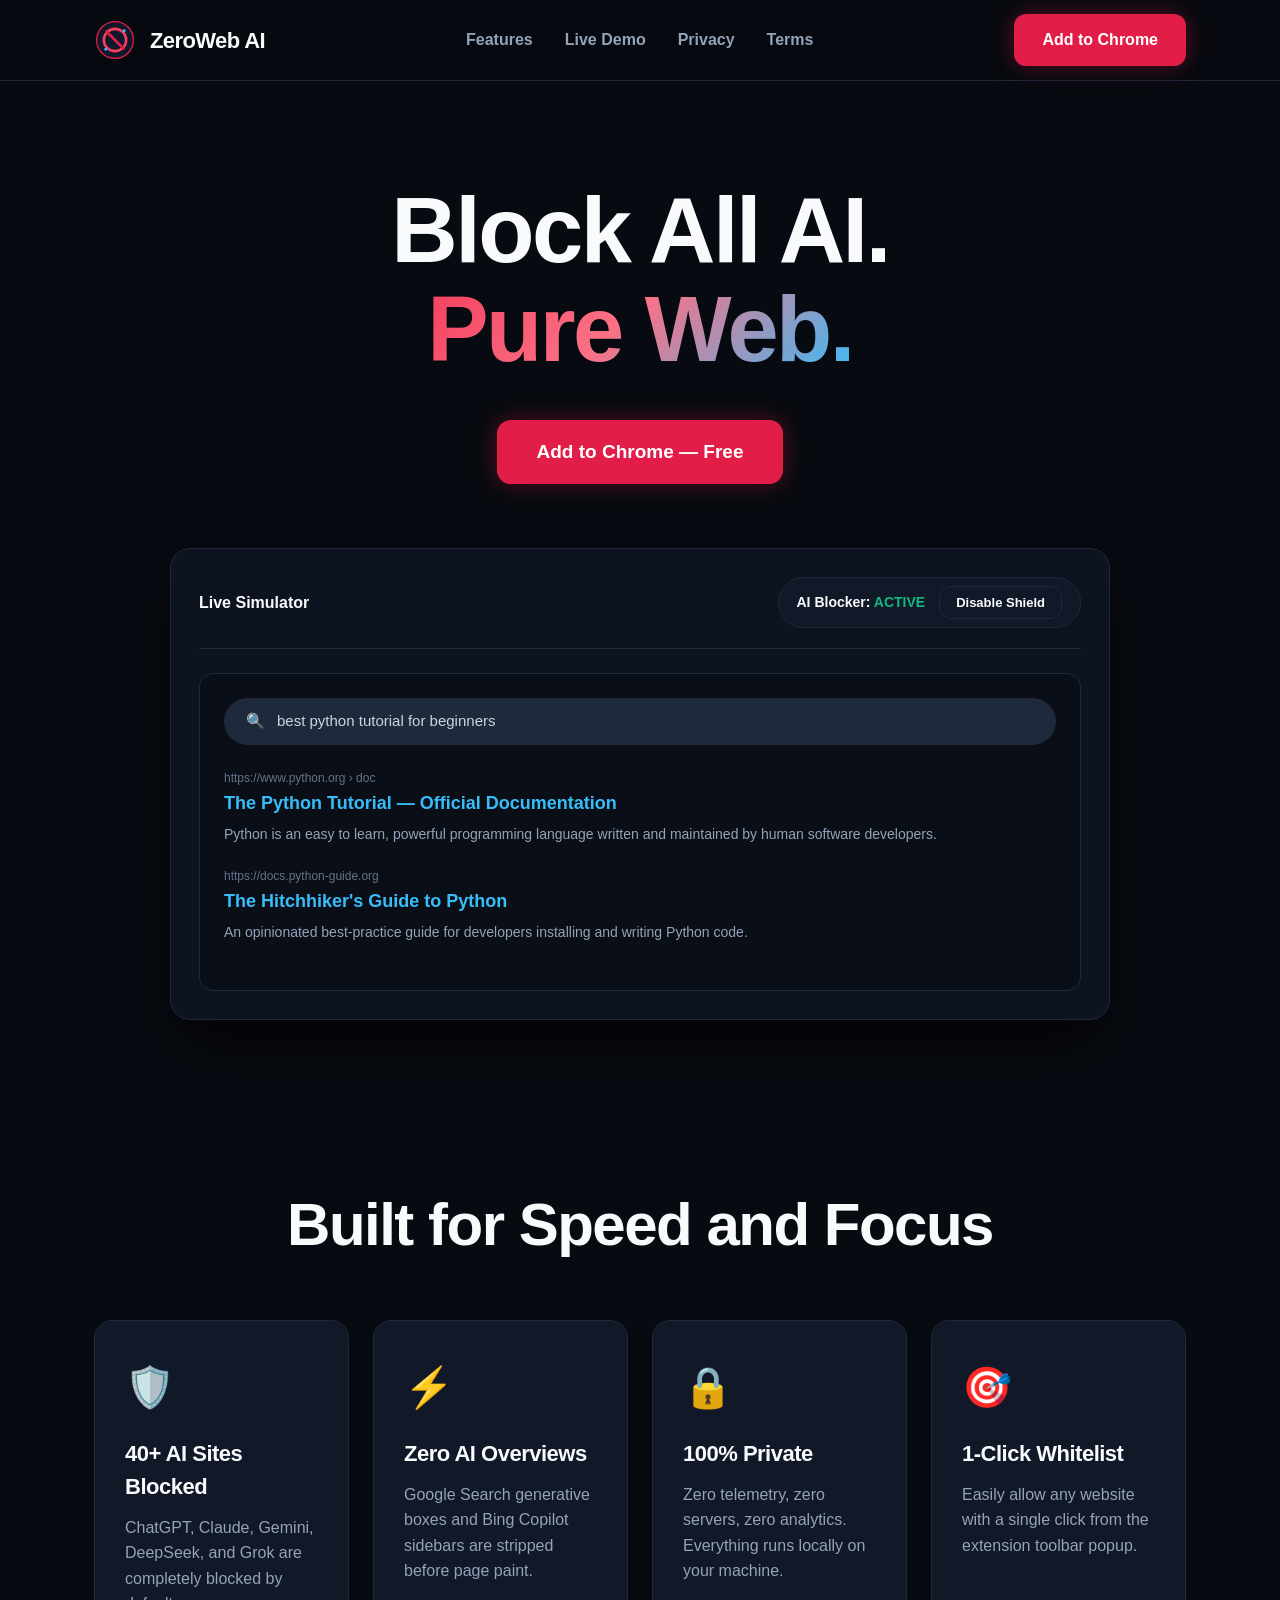
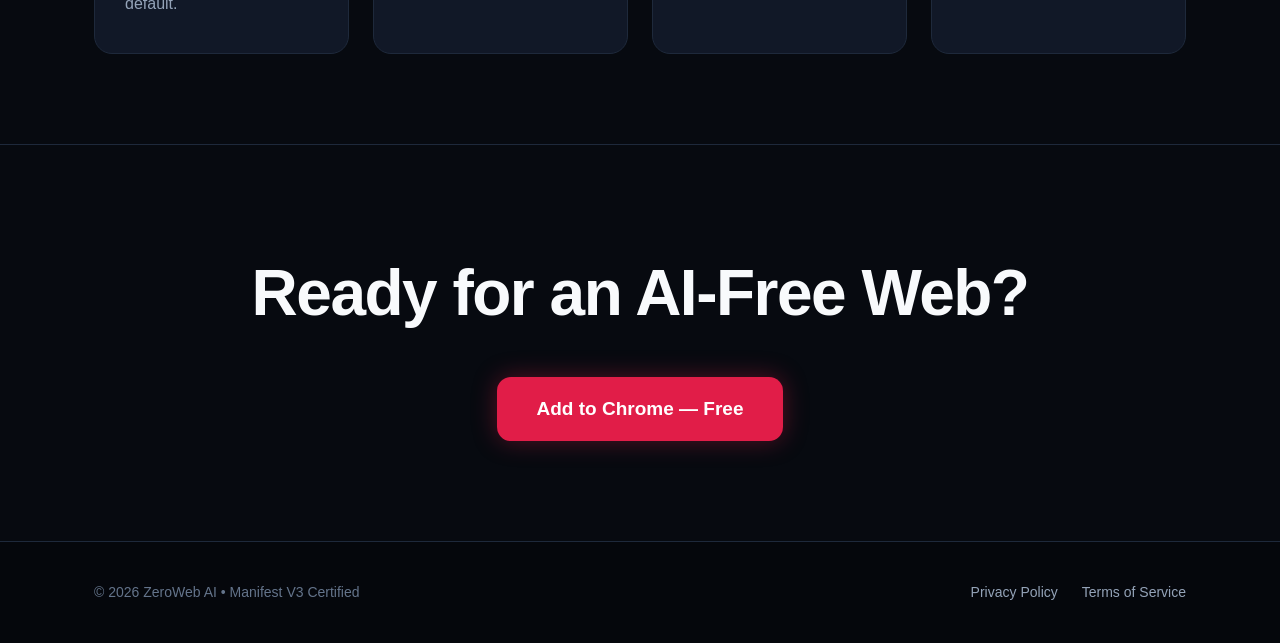
<file: website/index.html>
<!DOCTYPE html>
<html lang="en">
<head>
  <meta charset="UTF-8">
  <meta name="viewport" content="width=device-width, initial-scale=1.0">
  <title>ZeroWeb AI — Block All AI. Pure Web.</title>
  <meta name="description" content="Block standalone AI platforms, search engine AI overviews, and embedded chatbots with native Manifest V3 speed.">
  <link rel="icon" type="image/x-icon" href="favicon.ico">
  <link rel="stylesheet" href="styles.css">
</head>
<body>
  <!-- Header / Navigation -->
  <header class="site-header">
    <div class="container nav-wrap">
      <a href="index.html" class="brand">
        <svg xmlns="http://www.w3.org/2000/svg" viewBox="0 0 128 128" width="40" height="40" class="brand-logo">
          <circle cx="64" cy="64" r="56" fill="#0F172A" stroke="#E11D48" stroke-width="4" />
          <circle cx="64" cy="64" r="34" fill="none" stroke="#F43F5E" stroke-width="8" />
          <line x1="38" y1="38" x2="90" y2="90" stroke="#E11D48" stroke-width="8" stroke-linecap="round" />
          <circle cx="92" cy="36" r="4.5" fill="#38BDF8" />
          <circle cx="36" cy="92" r="4.5" fill="#38BDF8" />
        </svg>
        <span class="brand-title">ZeroWeb AI</span>
      </a>
      <nav class="nav-links">
        <a href="#features">Features</a>
        <a href="#demo">Live Demo</a>
        <a href="privacy.html">Privacy</a>
        <a href="terms.html">Terms</a>
      </nav>
      <a href="#install" class="btn btn-primary">Add to Chrome</a>
    </div>
  </header>

  <!-- Hero Section (No subtitles, huge bold font) -->
  <section class="hero">
    <div class="container">
      <h1>
        Block All AI.<br>
        <span class="highlight">Pure Web.</span>
      </h1>

      <div class="hero-actions" id="install">
        <a href="#" class="btn btn-primary btn-large" onclick="alert('Ready to upload! Load unpacked folder in chrome://extensions to use right away.'); return false;">
          Add to Chrome — Free
        </a>
      </div>

      <!-- Interactive Before/After Demo -->
      <div class="demo-preview" id="demo">
        <div class="demo-bar">
          <span class="demo-title">Live Simulator</span>
          <div class="demo-toggle-switch">
            <span class="demo-switch-label" id="demoStatusLabel">AI Blocker: <strong style="color: #10b981;">ACTIVE</strong></span>
            <button class="btn btn-secondary" id="demoToggleBtn" style="padding: 8px 16px; font-size: 13px;">Disable Shield</button>
          </div>
        </div>

        <div class="mock-search-engine">
          <div class="mock-search-input">
            <span>🔍</span>
            <span>best python tutorial for beginners</span>
          </div>

          <!-- Mock AI Overview Container (Toggled by user) -->
          <div class="mock-ai-overview" id="mockAiBox" style="display: none;">
            <div class="mock-ai-header">✨ AI Overview (Unverified)</div>
            <div class="mock-ai-content">
              Python was created in 1991. You should try random libraries and learn everything at once...
            </div>
          </div>

          <!-- Clean Human Results -->
          <div class="mock-result">
            <div class="mock-result-link">https://www.python.org &rsaquo; doc</div>
            <div class="mock-result-title">The Python Tutorial &mdash; Official Documentation</div>
            <div class="mock-result-snippet">Python is an easy to learn, powerful programming language written and maintained by human software developers.</div>
          </div>

          <div class="mock-result">
            <div class="mock-result-link">https://docs.python-guide.org</div>
            <div class="mock-result-title">The Hitchhiker's Guide to Python</div>
            <div class="mock-result-snippet">An opinionated best-practice guide for developers installing and writing Python code.</div>
          </div>
        </div>
      </div>
    </div>
  </section>

  <!-- Big Feature Cards (No subtitles, bold large font) -->
  <section class="features-section" id="features">
    <div class="container">
      <h2 class="section-title-big">Built for Speed and Focus</h2>

      <div class="features-grid">
        <div class="feature-card">
          <span class="feature-icon">🛡️</span>
          <h3>40+ AI Sites Blocked</h3>
          <p>ChatGPT, Claude, Gemini, DeepSeek, and Grok are completely blocked by default.</p>
        </div>

        <div class="feature-card">
          <span class="feature-icon">⚡</span>
          <h3>Zero AI Overviews</h3>
          <p>Google Search generative boxes and Bing Copilot sidebars are stripped before page paint.</p>
        </div>

        <div class="feature-card">
          <span class="feature-icon">🔒</span>
          <h3>100% Private</h3>
          <p>Zero telemetry, zero servers, zero analytics. Everything runs locally on your machine.</p>
        </div>

        <div class="feature-card">
          <span class="feature-icon">🎯</span>
          <h3>1-Click Whitelist</h3>
          <p>Easily allow any website with a single click from the extension toolbar popup.</p>
        </div>
      </div>
    </div>
  </section>

  <!-- Big CTA Banner -->
  <section class="cta-banner">
    <div class="container">
      <h2>Ready for an AI-Free Web?</h2>
      <a href="#install" class="btn btn-primary btn-large" onclick="alert('Ready to upload! Load unpacked folder in chrome://extensions to use right away.'); return false;">
        Add to Chrome — Free
      </a>
    </div>
  </section>

  <!-- Minimal Footer -->
  <footer class="site-footer">
    <div class="container footer-wrap">
      <span class="footer-copy">&copy; 2026 ZeroWeb AI &bull; Manifest V3 Certified</span>
      <div class="footer-links">
        <a href="privacy.html">Privacy Policy</a>
        <a href="terms.html">Terms of Service</a>
      </div>
    </div>
  </footer>

  <!-- Demo Script -->
  <script>
    const demoToggleBtn = document.getElementById('demoToggleBtn');
    const mockAiBox = document.getElementById('mockAiBox');
    const demoStatusLabel = document.getElementById('demoStatusLabel');
    let isShieldActive = true;

    demoToggleBtn.addEventListener('click', () => {
      isShieldActive = !isShieldActive;
      if (isShieldActive) {
        mockAiBox.style.display = 'none';
        demoStatusLabel.innerHTML = 'AI Blocker: <strong style="color: #10b981;">ACTIVE</strong>';
        demoToggleBtn.textContent = 'Disable Shield';
        demoToggleBtn.className = 'btn btn-secondary';
      } else {
        mockAiBox.style.display = 'block';
        demoStatusLabel.innerHTML = 'AI Blocker: <strong style="color: #f43f5e;">PAUSED</strong>';
        demoToggleBtn.textContent = 'Enable Shield';
        demoToggleBtn.className = 'btn btn-primary';
      }
    });
  </script>
</body>
</html>
</file>
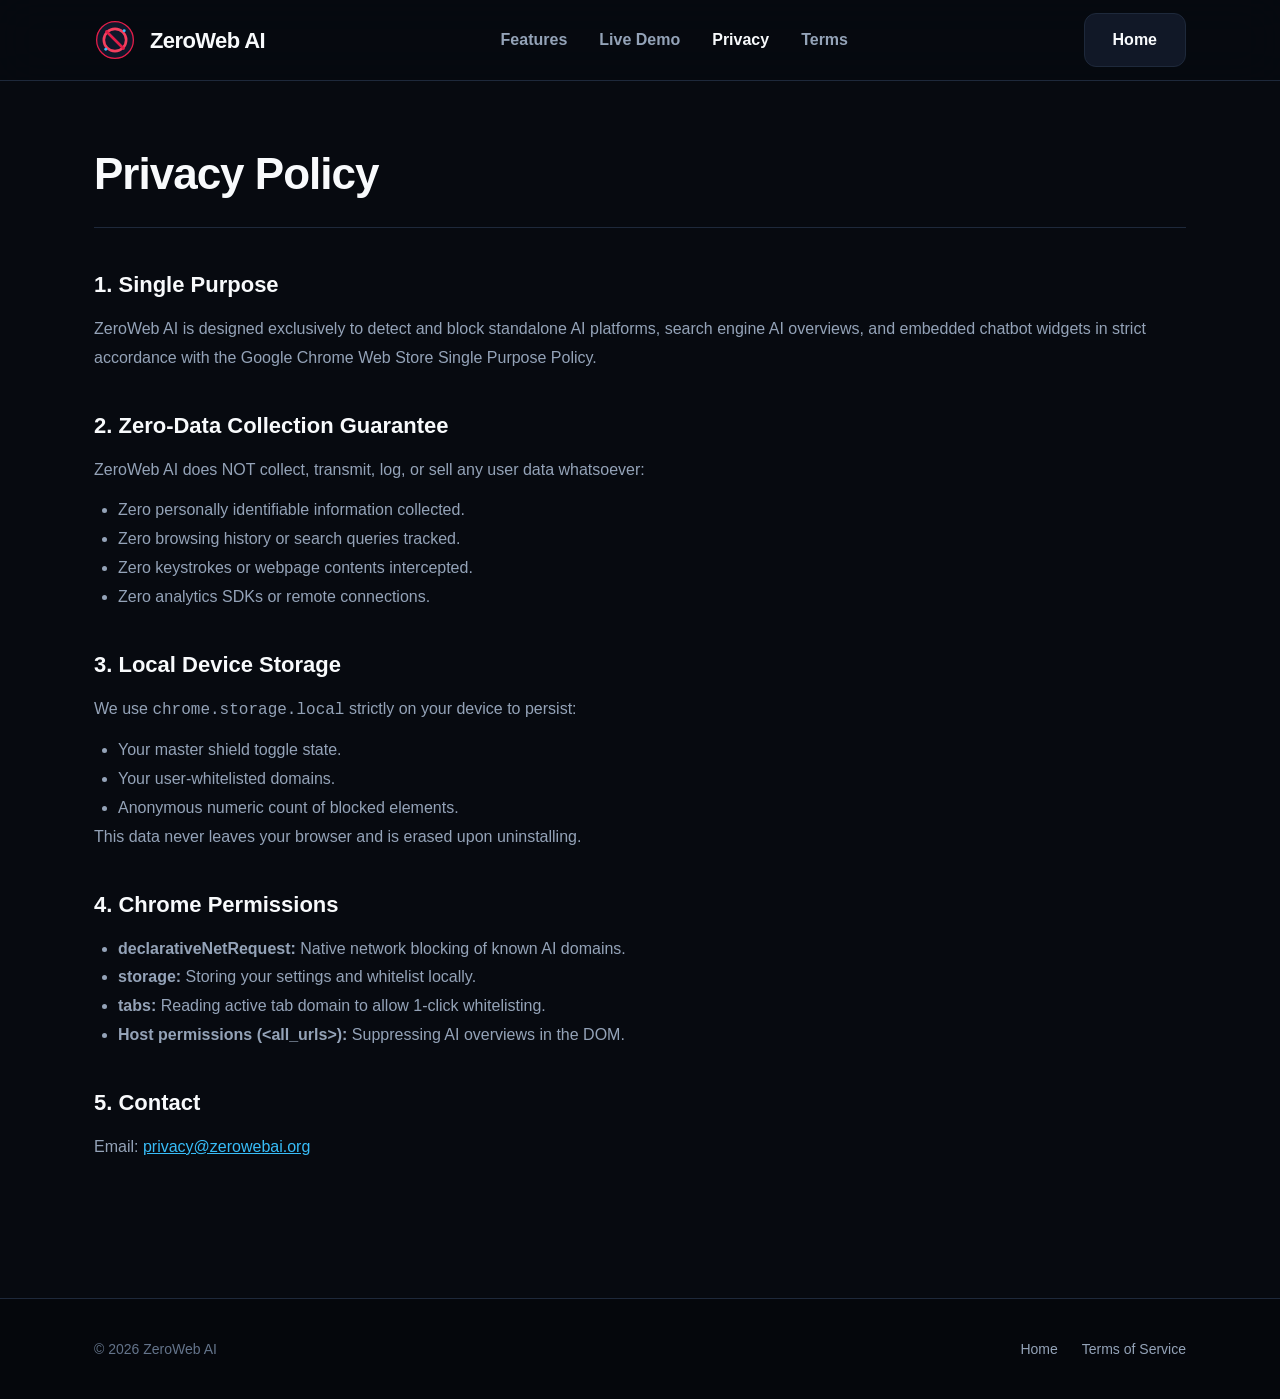
<file: website/privacy.html>
<!DOCTYPE html>
<html lang="en">
<head>
  <meta charset="UTF-8">
  <meta name="viewport" content="width=device-width, initial-scale=1.0">
  <title>Privacy Policy &mdash; ZeroWeb AI</title>
  <meta name="description" content="Privacy Policy for ZeroWeb AI Chrome Extension. Strict Zero-Data Collection and Chrome Web Store Compliance.">
  <link rel="icon" type="image/x-icon" href="favicon.ico">
  <link rel="stylesheet" href="styles.css">
</head>
<body>
  <!-- Header -->
  <header class="site-header">
    <div class="container nav-wrap">
      <a href="index.html" class="brand">
        <svg xmlns="http://www.w3.org/2000/svg" viewBox="0 0 128 128" width="40" height="40" class="brand-logo">
          <circle cx="64" cy="64" r="56" fill="#0F172A" stroke="#E11D48" stroke-width="4" />
          <circle cx="64" cy="64" r="34" fill="none" stroke="#F43F5E" stroke-width="8" />
          <line x1="38" y1="38" x2="90" y2="90" stroke="#E11D48" stroke-width="8" stroke-linecap="round" />
          <circle cx="92" cy="36" r="4.5" fill="#38BDF8" />
          <circle cx="36" cy="92" r="4.5" fill="#38BDF8" />
        </svg>
        <span class="brand-title">ZeroWeb AI</span>
      </a>
      <nav class="nav-links">
        <a href="index.html#features">Features</a>
        <a href="index.html#demo">Live Demo</a>
        <a href="privacy.html" style="color: var(--text-main);">Privacy</a>
        <a href="terms.html">Terms</a>
      </nav>
      <a href="index.html" class="btn btn-secondary">Home</a>
    </div>
  </header>

  <!-- Legal Body -->
  <main class="legal-page">
    <div class="container legal-content">
      <div class="legal-header">
        <h1>Privacy Policy</h1>
      </div>

      <section>
        <h2>1. Single Purpose</h2>
        <p>
          ZeroWeb AI is designed exclusively to detect and block standalone AI platforms, search engine AI overviews, and embedded chatbot widgets in strict accordance with the Google Chrome Web Store Single Purpose Policy.
        </p>
      </section>

      <section>
        <h2>2. Zero-Data Collection Guarantee</h2>
        <p>
          ZeroWeb AI does NOT collect, transmit, log, or sell any user data whatsoever:
        </p>
        <ul>
          <li>Zero personally identifiable information collected.</li>
          <li>Zero browsing history or search queries tracked.</li>
          <li>Zero keystrokes or webpage contents intercepted.</li>
          <li>Zero analytics SDKs or remote connections.</li>
        </ul>
      </section>

      <section>
        <h2>3. Local Device Storage</h2>
        <p>
          We use <code>chrome.storage.local</code> strictly on your device to persist:
        </p>
        <ul>
          <li>Your master shield toggle state.</li>
          <li>Your user-whitelisted domains.</li>
          <li>Anonymous numeric count of blocked elements.</li>
        </ul>
        <p>
          This data never leaves your browser and is erased upon uninstalling.
        </p>
      </section>

      <section>
        <h2>4. Chrome Permissions</h2>
        <ul>
          <li><strong>declarativeNetRequest:</strong> Native network blocking of known AI domains.</li>
          <li><strong>storage:</strong> Storing your settings and whitelist locally.</li>
          <li><strong>tabs:</strong> Reading active tab domain to allow 1-click whitelisting.</li>
          <li><strong>Host permissions (&lt;all_urls&gt;):</strong> Suppressing AI overviews in the DOM.</li>
        </ul>
      </section>

      <section>
        <h2>5. Contact</h2>
        <p>
          Email: <a href="mailto:privacy@zerowebai.org" style="color: var(--cyan);">privacy@zerowebai.org</a>
        </p>
      </section>
    </div>
  </main>

  <!-- Minimal Footer -->
  <footer class="site-footer">
    <div class="container footer-wrap">
      <span class="footer-copy">&copy; 2026 ZeroWeb AI</span>
      <div class="footer-links">
        <a href="index.html">Home</a>
        <a href="terms.html">Terms of Service</a>
      </div>
    </div>
  </footer>
</body>
</html>
</file>
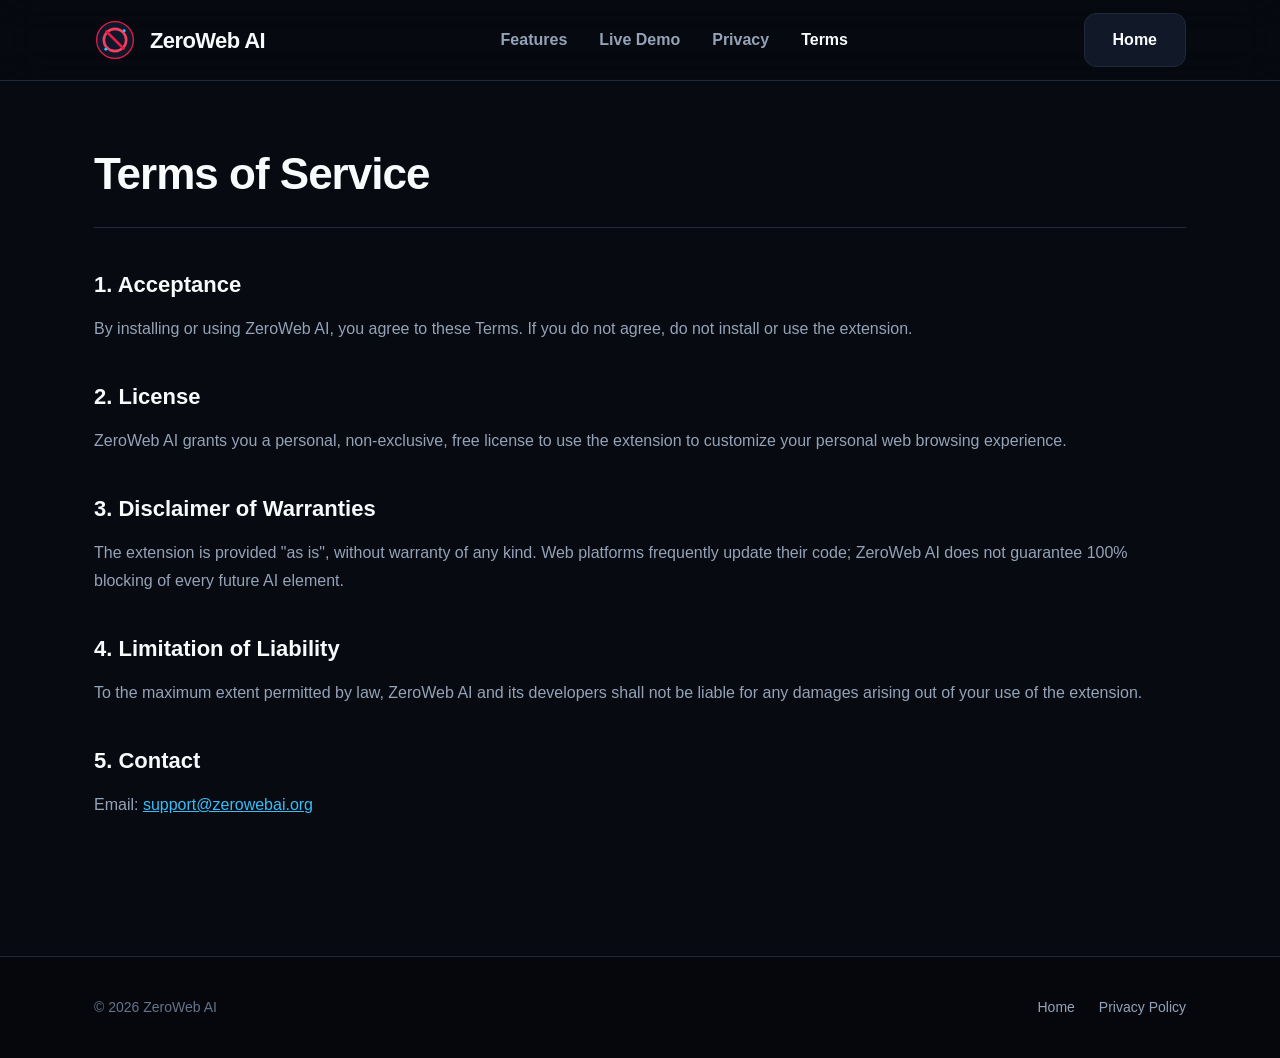
<file: website/terms.html>
<!DOCTYPE html>
<html lang="en">
<head>
  <meta charset="UTF-8">
  <meta name="viewport" content="width=device-width, initial-scale=1.0">
  <title>Terms of Service &mdash; ZeroWeb AI</title>
  <meta name="description" content="Terms of Service for ZeroWeb AI Chrome Extension.">
  <link rel="icon" type="image/x-icon" href="favicon.ico">
  <link rel="stylesheet" href="styles.css">
</head>
<body>
  <!-- Header -->
  <header class="site-header">
    <div class="container nav-wrap">
      <a href="index.html" class="brand">
        <svg xmlns="http://www.w3.org/2000/svg" viewBox="0 0 128 128" width="40" height="40" class="brand-logo">
          <circle cx="64" cy="64" r="56" fill="#0F172A" stroke="#E11D48" stroke-width="4" />
          <circle cx="64" cy="64" r="34" fill="none" stroke="#F43F5E" stroke-width="8" />
          <line x1="38" y1="38" x2="90" y2="90" stroke="#E11D48" stroke-width="8" stroke-linecap="round" />
          <circle cx="92" cy="36" r="4.5" fill="#38BDF8" />
          <circle cx="36" cy="92" r="4.5" fill="#38BDF8" />
        </svg>
        <span class="brand-title">ZeroWeb AI</span>
      </a>
      <nav class="nav-links">
        <a href="index.html#features">Features</a>
        <a href="index.html#demo">Live Demo</a>
        <a href="privacy.html">Privacy</a>
        <a href="terms.html" style="color: var(--text-main);">Terms</a>
      </nav>
      <a href="index.html" class="btn btn-secondary">Home</a>
    </div>
  </header>

  <!-- Legal Body -->
  <main class="legal-page">
    <div class="container legal-content">
      <div class="legal-header">
        <h1>Terms of Service</h1>
      </div>

      <section>
        <h2>1. Acceptance</h2>
        <p>
          By installing or using ZeroWeb AI, you agree to these Terms. If you do not agree, do not install or use the extension.
        </p>
      </section>

      <section>
        <h2>2. License</h2>
        <p>
          ZeroWeb AI grants you a personal, non-exclusive, free license to use the extension to customize your personal web browsing experience.
        </p>
      </section>

      <section>
        <h2>3. Disclaimer of Warranties</h2>
        <p>
          The extension is provided "as is", without warranty of any kind. Web platforms frequently update their code; ZeroWeb AI does not guarantee 100% blocking of every future AI element.
        </p>
      </section>

      <section>
        <h2>4. Limitation of Liability</h2>
        <p>
          To the maximum extent permitted by law, ZeroWeb AI and its developers shall not be liable for any damages arising out of your use of the extension.
        </p>
      </section>

      <section>
        <h2>5. Contact</h2>
        <p>
          Email: <a href="mailto:support@zerowebai.org" style="color: var(--cyan);">support@zerowebai.org</a>
        </p>
      </section>
    </div>
  </main>

  <!-- Minimal Footer -->
  <footer class="site-footer">
    <div class="container footer-wrap">
      <span class="footer-copy">&copy; 2026 ZeroWeb AI</span>
      <div class="footer-links">
        <a href="index.html">Home</a>
        <a href="privacy.html">Privacy Policy</a>
      </div>
    </div>
  </footer>
</body>
</html>
</file>
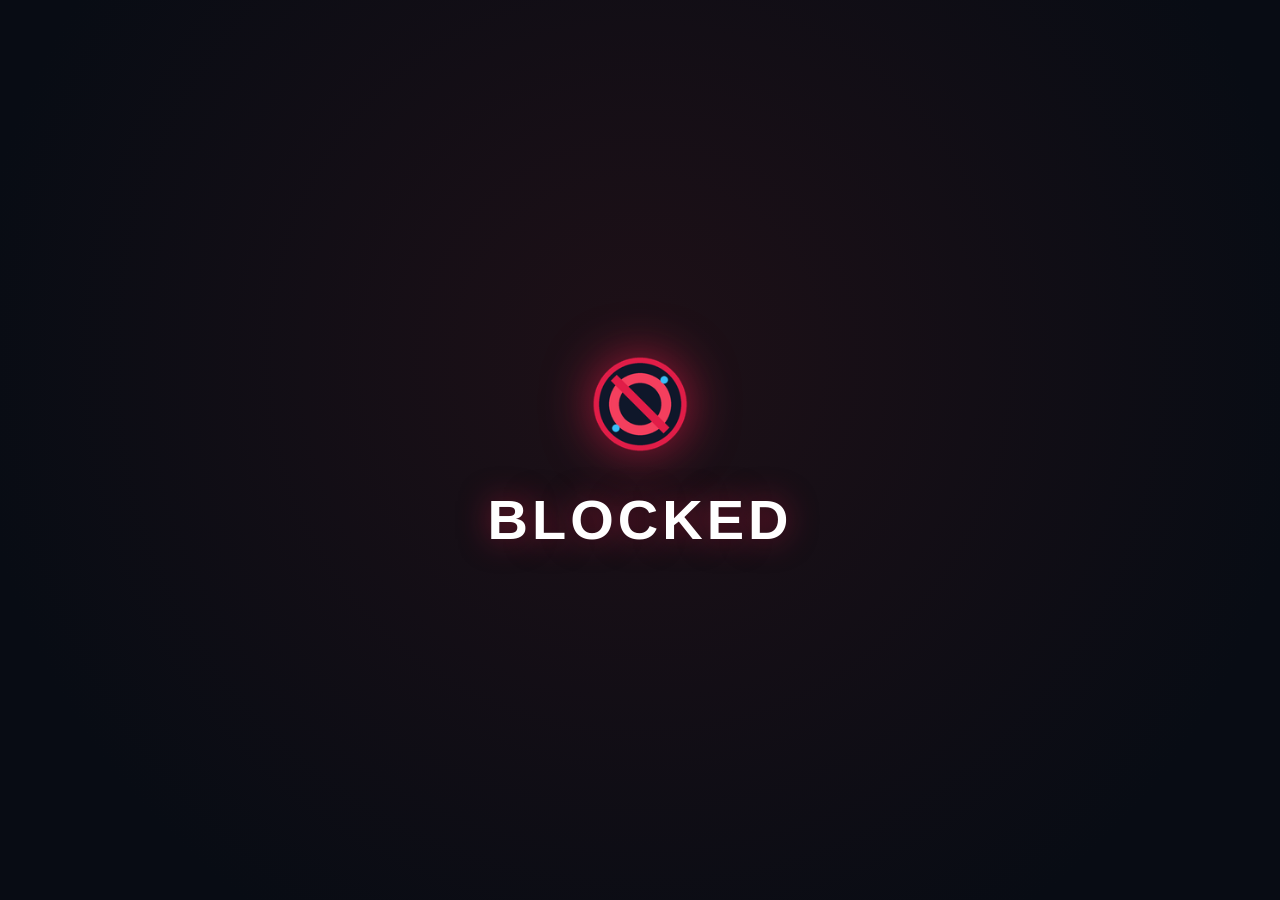
<file: extension/blocked/blocked.html>
<!DOCTYPE html>
<html lang="en">
<head>
  <meta charset="UTF-8">
  <meta name="viewport" content="width=device-width, initial-scale=1.0">
  <title>Blocked</title>
  <link rel="stylesheet" href="blocked.css">
</head>
<body>
  <div class="blocked-card">
    <div class="shield-icon-wrap">
      <img src="../assets/icons/icon128.png" alt="Blocked" class="shield-img">
    </div>
    <h1 class="headline">BLOCKED</h1>
  </div>
</body>
</html>
</file>
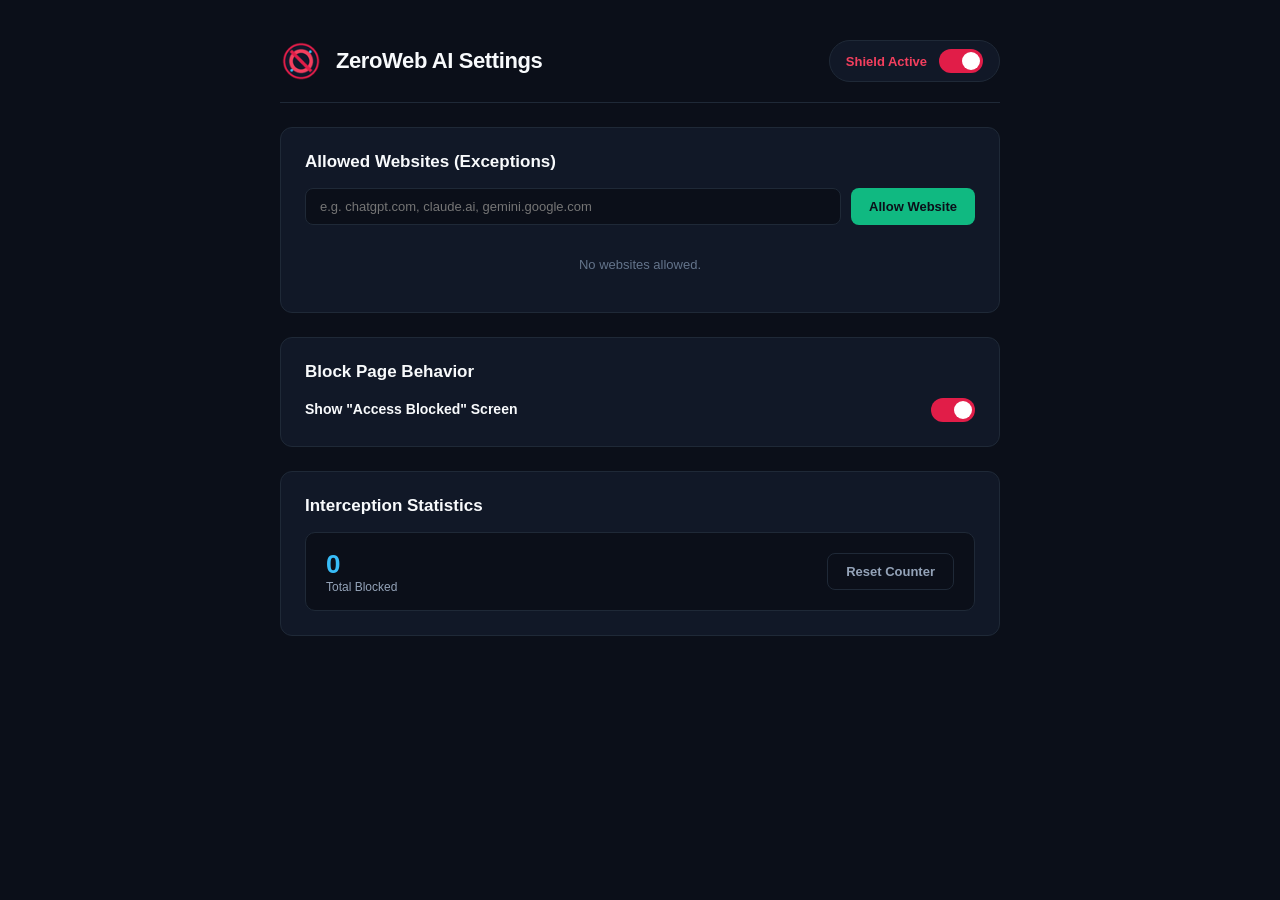
<file: extension/options/options.html>
<!DOCTYPE html>
<html lang="en">
<head>
  <meta charset="UTF-8">
  <meta name="viewport" content="width=device-width, initial-scale=1.0">
  <title>ZeroWeb AI - Settings</title>
  <link rel="stylesheet" href="options.css">
</head>
<body>
  <div class="container">
    <!-- Header -->
    <header class="app-header">
      <div class="brand">
        <img src="../assets/icons/icon48.png" alt="ZeroWeb AI" class="logo">
        <h1>ZeroWeb AI Settings</h1>
      </div>
      <div class="master-control">
        <span class="master-label" id="masterStatusLabel">Shield Active</span>
        <label class="switch">
          <input type="checkbox" id="masterToggle" checked>
          <span class="slider round"></span>
        </label>
      </div>
    </header>

    <!-- Card 1: Whitelist / Allowed Sites -->
    <section class="card">
      <div class="card-header">
        <h2>Allowed Websites (Exceptions)</h2>
      </div>

      <div class="input-row">
        <input type="text" id="domainInput" placeholder="e.g. chatgpt.com, claude.ai, gemini.google.com" class="text-input">
        <button class="btn btn-emerald" id="addDomainBtn">Allow Website</button>
      </div>

      <div class="whitelist-box" id="whitelistContainer">
        <!-- Dynamically populated -->
        <div class="empty-state">No websites allowed.</div>
      </div>
    </section>

    <!-- Card 2: Interception Screen -->
    <section class="card">
      <div class="card-header">
        <h2>Block Page Behavior</h2>
      </div>

      <div class="toggle-row">
        <div class="toggle-info">
          <strong>Show "Access Blocked" Screen</strong>
        </div>
        <label class="switch">
          <input type="checkbox" id="showBlockedPageToggle" checked>
          <span class="slider round"></span>
        </label>
      </div>
    </section>

    <!-- Card 3: Interception Statistics -->
    <section class="card">
      <div class="card-header">
        <h2>Interception Statistics</h2>
      </div>

      <div class="stats-box">
        <div class="stat-number-box">
          <span class="stat-big" id="totalBlockedNum">0</span>
          <span class="stat-text">Total Blocked</span>
        </div>
        <button class="btn btn-outline" id="resetStatsBtn">Reset Counter</button>
      </div>
    </section>
  </div>

  <div id="toast" class="toast"></div>

  <script src="options.js"></script>
</body>
</html>
</file>
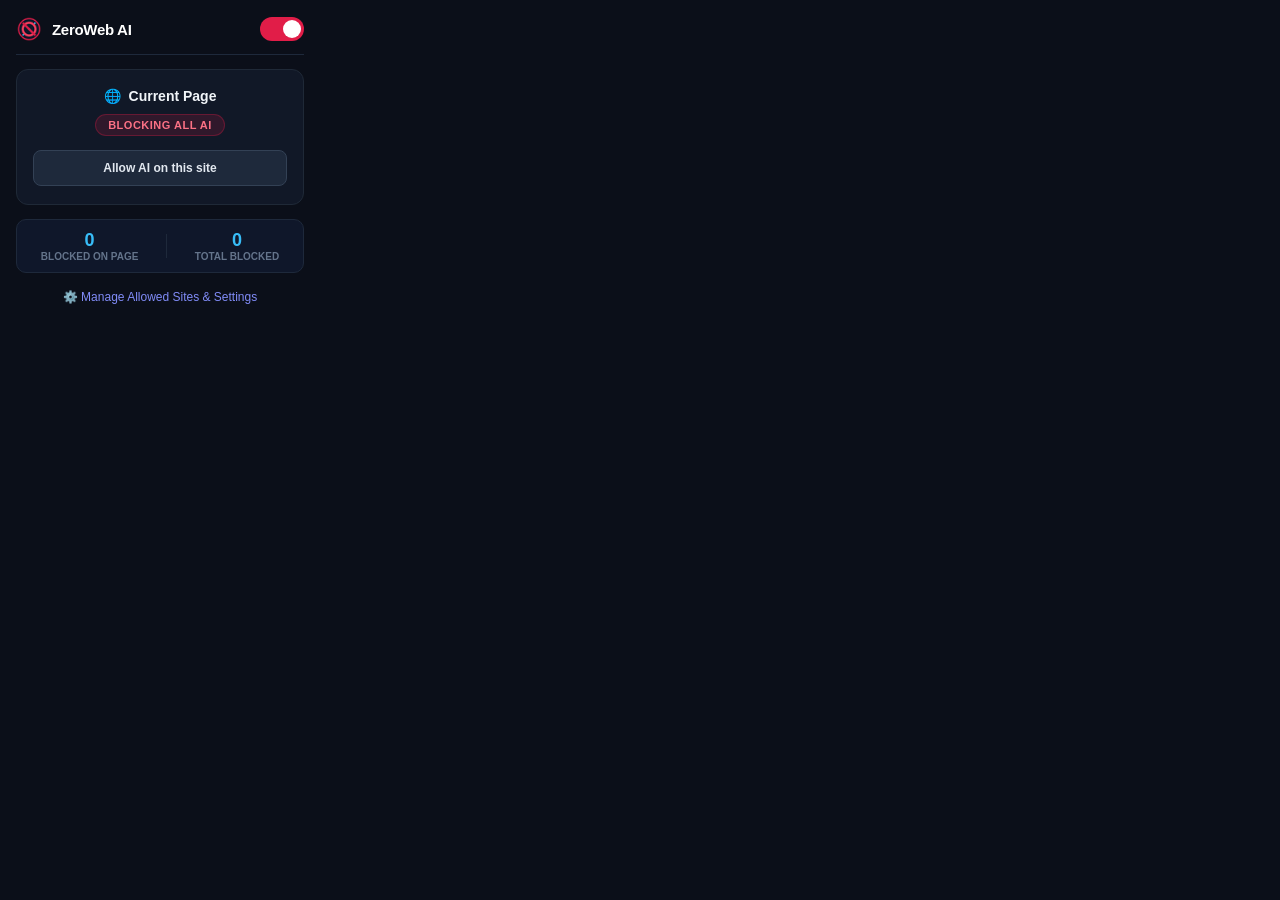
<file: extension/popup/popup.html>
<!DOCTYPE html>
<html lang="en">
<head>
  <meta charset="UTF-8">
  <meta name="viewport" content="width=device-width, initial-scale=1.0">
  <title>ZeroWeb AI</title>
  <link rel="stylesheet" href="popup.css">
</head>
<body>
  <div class="popup-box">
    <!-- Header -->
    <header class="header">
      <div class="brand">
        <img src="../assets/icons/icon32.png" alt="ZeroWeb AI" class="logo">
        <span class="brand-name">ZeroWeb AI</span>
      </div>
      <label class="switch" title="Toggle Master AI Shield">
        <input type="checkbox" id="masterToggle" checked>
        <span class="slider round"></span>
      </label>
    </header>

    <!-- Main Domain Control Card -->
    <main class="site-card">
      <div class="site-header">
        <span class="globe-icon">🌐</span>
        <span class="domain-text" id="siteDomain">Current Page</span>
      </div>
      <div class="status-pill" id="siteStatusBadge">BLOCKING ALL AI</div>

      <button class="action-btn" id="whitelistToggleBtn">
        Allow AI on this site
      </button>
    </main>

    <!-- Simple Stats -->
    <footer class="stats-row">
      <div class="stat-col">
        <span class="stat-num" id="pageBlockedCount">0</span>
        <span class="stat-lbl">Blocked on page</span>
      </div>
      <div class="stat-divider"></div>
      <div class="stat-col">
        <span class="stat-num" id="totalBlockedCount">0</span>
        <span class="stat-lbl">Total blocked</span>
      </div>
    </footer>

    <!-- Settings Footer Link -->
    <div class="settings-link-row">
      <button class="settings-link" id="openSettingsBtn">⚙️ Manage Allowed Sites & Settings</button>
    </div>
  </div>

  <script src="popup.js"></script>
</body>
</html>
</file>
<file: website/styles.css>
/* ==========================================================================
   ZeroWeb AI - Big Font, Minimalist Modern Stylesheet
   Zero clutter, no subtitles, bold typography, high impact
   ========================================================================== */

:root {
  --bg-page: #070a10;
  --bg-surface: #0d131f;
  --bg-card: #111827;
  --bg-card-hover: #172133;
  --border: #1e293b;
  --border-glow: rgba(225, 29, 72, 0.25);
  --text-main: #f8fafc;
  --text-muted: #94a3b8;
  --primary: #e11d48;
  --primary-hover: #f43f5e;
  --cyan: #38bdf8;
  --emerald: #10b981;
}

* {
  box-sizing: border-box;
  margin: 0;
  padding: 0;
}

html {
  scroll-behavior: smooth;
  font-family: -apple-system, BlinkMacSystemFont, "Segoe UI", Roboto, Oxygen, Ubuntu, Cantarell, sans-serif;
  background-color: var(--bg-page);
  color: var(--text-main);
  line-height: 1.5;
}

body {
  overflow-x: hidden;
}

.container {
  max-width: 1140px;
  margin: 0 auto;
  padding: 0 24px;
}

/* Header */
.site-header {
  position: sticky;
  top: 0;
  z-index: 100;
  background: rgba(7, 10, 16, 0.85);
  backdrop-filter: blur(20px);
  border-bottom: 1px solid var(--border);
}

.nav-wrap {
  display: flex;
  justify-content: space-between;
  align-items: center;
  height: 80px;
}

.brand {
  display: flex;
  align-items: center;
  gap: 14px;
  text-decoration: none;
}

.brand-logo {
  width: 42px;
  height: 42px;
}

.brand-title {
  font-size: 22px;
  font-weight: 800;
  color: var(--text-main);
  letter-spacing: -0.6px;
}

.nav-links {
  display: flex;
  align-items: center;
  gap: 32px;
}

.nav-links a {
  color: var(--text-muted);
  text-decoration: none;
  font-size: 16px;
  font-weight: 600;
  transition: color 0.2s ease;
}

.nav-links a:hover {
  color: var(--text-main);
}

/* Big Buttons */
.btn {
  display: inline-flex;
  align-items: center;
  justify-content: center;
  gap: 10px;
  padding: 14px 28px;
  border-radius: 12px;
  font-size: 16px;
  font-weight: 700;
  text-decoration: none;
  cursor: pointer;
  border: none;
  transition: all 0.2s ease;
}

.btn-large {
  padding: 18px 40px;
  font-size: 19px;
  border-radius: 14px;
}

.btn-primary {
  background: var(--primary);
  color: #ffffff;
  box-shadow: 0 0 25px rgba(225, 29, 72, 0.35);
}

.btn-primary:hover {
  background: var(--primary-hover);
  transform: translateY(-2px);
  box-shadow: 0 0 35px rgba(225, 29, 72, 0.55);
}

.btn-secondary {
  background: var(--bg-card);
  color: var(--text-main);
  border: 1px solid var(--border);
}

.btn-secondary:hover {
  background: var(--bg-card-hover);
  border-color: #334155;
}

/* Hero Section */
.hero {
  padding: 100px 0 70px;
  text-align: center;
}

.hero h1 {
  font-size: clamp(52px, 8.5vw, 92px);
  font-weight: 900;
  letter-spacing: -2.5px;
  line-height: 1.08;
  margin-bottom: 40px;
}

.hero h1 .highlight {
  background: linear-gradient(135deg, #f43f5e 0%, #fb7185 45%, #38bdf8 100%);
  -webkit-background-clip: text;
  -webkit-text-fill-color: transparent;
}

.hero-actions {
  display: flex;
  justify-content: center;
  gap: 20px;
  margin-bottom: 64px;
  flex-wrap: wrap;
}

/* Interactive Demo Showcase */
.demo-preview {
  background: var(--bg-surface);
  border: 1px solid var(--border);
  border-radius: 20px;
  padding: 28px;
  box-shadow: 0 30px 60px -15px rgba(0, 0, 0, 0.85);
  max-width: 940px;
  margin: 0 auto;
}

.demo-bar {
  display: flex;
  justify-content: space-between;
  align-items: center;
  padding-bottom: 20px;
  border-bottom: 1px solid var(--border);
  margin-bottom: 24px;
}

.demo-title {
  font-size: 16px;
  font-weight: 700;
  color: var(--text-main);
}

.demo-toggle-switch {
  display: flex;
  align-items: center;
  gap: 14px;
  background: var(--bg-card);
  padding: 8px 18px;
  border-radius: 30px;
  border: 1px solid var(--border);
}

.demo-switch-label {
  font-size: 14px;
  font-weight: 700;
}

/* Mock Search Engine */
.mock-search-engine {
  text-align: left;
  background: #090e17;
  border: 1px solid var(--border);
  border-radius: 14px;
  padding: 24px;
}

.mock-search-input {
  background: #1e293b;
  border-radius: 30px;
  padding: 12px 22px;
  color: #cbd5e1;
  font-size: 15px;
  font-weight: 500;
  margin-bottom: 24px;
  display: flex;
  align-items: center;
  gap: 12px;
}

.mock-ai-overview {
  background: linear-gradient(135deg, rgba(225, 29, 72, 0.15) 0%, rgba(56, 189, 248, 0.12) 100%);
  border: 1px solid rgba(225, 29, 72, 0.4);
  border-radius: 12px;
  padding: 20px;
  margin-bottom: 24px;
}

.mock-ai-header {
  font-size: 15px;
  font-weight: 800;
  color: var(--cyan);
  margin-bottom: 10px;
}

.mock-ai-content {
  font-size: 14px;
  color: #cbd5e1;
  line-height: 1.6;
}

.mock-result {
  margin-bottom: 22px;
}

.mock-result-link {
  font-size: 12px;
  color: #64748b;
  margin-bottom: 3px;
}

.mock-result-title {
  font-size: 18px;
  font-weight: 700;
  color: var(--cyan);
  margin-bottom: 6px;
}

.mock-result-snippet {
  font-size: 14px;
  color: var(--text-muted);
  line-height: 1.6;
}

/* Big Grid Features */
.features-section {
  padding: 90px 0;
}

.section-title-big {
  font-size: clamp(36px, 5.5vw, 60px);
  font-weight: 900;
  letter-spacing: -1.5px;
  text-align: center;
  margin-bottom: 50px;
}

.features-grid {
  display: grid;
  grid-template-columns: repeat(auto-fit, minmax(250px, 1fr));
  gap: 24px;
}

.feature-card {
  background: var(--bg-card);
  border: 1px solid var(--border);
  border-radius: 18px;
  padding: 36px 30px;
  transition: transform 0.2s ease, border-color 0.2s ease;
}

.feature-card:hover {
  transform: translateY(-4px);
  border-color: #3b4252;
}

.feature-icon {
  font-size: 40px;
  margin-bottom: 20px;
  display: inline-block;
}

.feature-card h3 {
  font-size: 22px;
  font-weight: 800;
  letter-spacing: -0.5px;
  color: var(--text-main);
  margin-bottom: 12px;
}

.feature-card p {
  font-size: 16px;
  color: var(--text-muted);
  line-height: 1.6;
}

/* Call to Action Banner */
.cta-banner {
  padding: 100px 0;
  text-align: center;
  border-top: 1px solid var(--border);
}

.cta-banner h2 {
  font-size: clamp(38px, 6vw, 64px);
  font-weight: 900;
  letter-spacing: -1.5px;
  margin-bottom: 36px;
}

/* Legal Pages */
.legal-page {
  padding: 60px 0 100px;
}

.legal-header {
  margin-bottom: 40px;
  padding-bottom: 20px;
  border-bottom: 1px solid var(--border);
}

.legal-header h1 {
  font-size: 44px;
  font-weight: 900;
  letter-spacing: -1px;
}

.legal-content section {
  margin-bottom: 36px;
}

.legal-content h2 {
  font-size: 22px;
  font-weight: 800;
  margin-bottom: 14px;
}

.legal-content p, .legal-content li {
  font-size: 16px;
  color: var(--text-muted);
  line-height: 1.8;
}

.legal-content ul {
  margin-left: 24px;
  margin-top: 12px;
}

/* Footer */
.site-footer {
  border-top: 1px solid var(--border);
  padding: 40px 0;
  background: #05070c;
}

.footer-wrap {
  display: flex;
  justify-content: space-between;
  align-items: center;
  flex-wrap: wrap;
  gap: 20px;
}

.footer-copy {
  font-size: 14px;
  color: #64748b;
  font-weight: 500;
}

.footer-links {
  display: flex;
  gap: 24px;
}

.footer-links a {
  font-size: 14px;
  color: var(--text-muted);
  text-decoration: none;
}

.footer-links a:hover {
  color: var(--text-main);
}

@media (max-width: 768px) {
  .nav-links {
    display: none;
  }
  .hero {
    padding: 60px 0 40px;
  }
  .demo-preview {
    padding: 16px;
  }
}
</file>
<file: extension/blocked/blocked.css>
/* ==========================================================================
   ZeroWeb AI - Pure Minimalist Blocked Screen
   Only the shield and BLOCKED. No buttons, no boxes, no extra text.
   ========================================================================== */

* {
  box-sizing: border-box;
  margin: 0;
  padding: 0;
  font-family: -apple-system, BlinkMacSystemFont, "Segoe UI", Roboto, sans-serif;
}

body {
  min-height: 100vh;
  background: radial-gradient(circle at 50% 40%, #1e1017 0%, #080c14 80%);
  color: #f8fafc;
  display: flex;
  align-items: center;
  justify-content: center;
  padding: 20px;
}

.blocked-card {
  max-width: 440px;
  width: 100%;
  text-align: center;
  animation: fadeIn 0.25s ease-out;
}

@keyframes fadeIn {
  from { opacity: 0; transform: scale(0.95); }
  to { opacity: 1; transform: scale(1); }
}

.shield-icon-wrap {
  margin-bottom: 24px;
  display: inline-block;
}

.shield-img {
  width: 110px;
  height: 110px;
  filter: drop-shadow(0 0 25px rgba(225, 29, 72, 0.7));
}

.headline {
  font-size: 56px;
  font-weight: 900;
  letter-spacing: 4px;
  color: #ffffff;
  margin: 0;
  text-shadow: 0 0 30px rgba(225, 29, 72, 0.5);
}
</file>
<file: extension/options/options.css>
/* ==========================================================================
   ZeroWeb AI - Streamlined Settings Page
   Single-page, modern, clean, distraction-free
   ========================================================================== */

:root {
  --bg-page: #0b0f19;
  --bg-card: #111827;
  --border: #1f2937;
  --text-main: #f8fafc;
  --text-muted: #94a3b8;
  --text-dim: #64748b;
  --primary: #e11d48;
  --primary-hover: #f43f5e;
  --emerald: #10b981;
  --cyan: #38bdf8;
}

* {
  box-sizing: border-box;
  margin: 0;
  padding: 0;
  font-family: -apple-system, BlinkMacSystemFont, "Segoe UI", Roboto, sans-serif;
}

body {
  background-color: var(--bg-page);
  color: var(--text-main);
  min-height: 100vh;
  display: flex;
  justify-content: center;
  padding: 40px 20px;
}

.container {
  max-width: 720px;
  width: 100%;
  display: flex;
  flex-direction: column;
  gap: 24px;
}

/* Header */
.app-header {
  display: flex;
  justify-content: space-between;
  align-items: center;
  padding-bottom: 20px;
  border-bottom: 1px solid var(--border);
  flex-wrap: wrap;
  gap: 16px;
}

.brand {
  display: flex;
  align-items: center;
  gap: 14px;
}

.logo {
  width: 42px;
  height: 42px;
  border-radius: 8px;
}

.brand h1 {
  font-size: 22px;
  font-weight: 800;
  letter-spacing: -0.4px;
}

.subtitle {
  font-size: 13px;
  color: var(--text-muted);
  margin-top: 2px;
}

.master-control {
  display: flex;
  align-items: center;
  gap: 12px;
  background: var(--bg-card);
  padding: 8px 16px;
  border-radius: 24px;
  border: 1px solid var(--border);
}

.master-label {
  font-size: 13px;
  font-weight: 700;
  color: var(--primary-hover);
}

.master-label.disabled {
  color: var(--text-dim);
}

/* Switch */
.switch {
  position: relative;
  display: inline-block;
  width: 44px;
  height: 24px;
}

.switch input {
  opacity: 0;
  width: 0;
  height: 0;
}

.slider {
  position: absolute;
  cursor: pointer;
  top: 0;
  left: 0;
  right: 0;
  bottom: 0;
  background-color: #334155;
  transition: 0.2s ease;
}

.slider:before {
  position: absolute;
  content: "";
  height: 18px;
  width: 18px;
  left: 3px;
  bottom: 3px;
  background-color: white;
  transition: 0.2s ease;
}

input:checked + .slider {
  background-color: var(--primary);
}

input:checked + .slider:before {
  transform: translateX(20px);
}

.slider.round {
  border-radius: 24px;
}

.slider.round:before {
  border-radius: 50%;
}

/* Cards */
.card {
  background: var(--bg-card);
  border: 1px solid var(--border);
  border-radius: 12px;
  padding: 24px;
  display: flex;
  flex-direction: column;
  gap: 16px;
}

.card-header h2 {
  font-size: 17px;
  font-weight: 700;
  color: var(--text-main);
}

.card-desc {
  font-size: 13px;
  color: var(--text-muted);
  margin-top: 4px;
}

/* Inputs & Buttons */
.input-row {
  display: flex;
  gap: 10px;
}

.text-input {
  flex: 1;
  background: #0b0f19;
  border: 1px solid var(--border);
  border-radius: 8px;
  padding: 10px 14px;
  color: var(--text-main);
  font-size: 13px;
  outline: none;
}

.text-input:focus {
  border-color: #475569;
}

.btn {
  padding: 10px 18px;
  border-radius: 8px;
  font-size: 13px;
  font-weight: 600;
  cursor: pointer;
  border: none;
  transition: all 0.2s ease;
  white-space: nowrap;
}

.btn-emerald {
  background: var(--emerald);
  color: #0b0f19;
}

.btn-emerald:hover {
  background: #34d399;
}

.btn-outline {
  background: transparent;
  border: 1px solid var(--border);
  color: var(--text-muted);
}

.btn-outline:hover {
  background: #1e293b;
  color: var(--text-main);
}

/* Whitelist box */
.whitelist-box {
  display: flex;
  flex-direction: column;
  gap: 8px;
  max-height: 260px;
  overflow-y: auto;
}

.whitelist-row {
  display: flex;
  justify-content: space-between;
  align-items: center;
  background: #0b0f19;
  border: 1px solid var(--border);
  border-radius: 8px;
  padding: 10px 14px;
}

.domain-tag {
  font-family: ui-monospace, SFMono-Regular, monospace;
  font-size: 13px;
  color: var(--cyan);
  font-weight: 500;
}

.remove-btn {
  background: none;
  border: none;
  color: var(--text-dim);
  font-size: 12px;
  font-weight: 600;
  cursor: pointer;
  padding: 4px 8px;
  border-radius: 4px;
  transition: color 0.2s ease;
}

.remove-btn:hover {
  color: var(--primary);
  background: rgba(225, 29, 72, 0.1);
}

.empty-state {
  padding: 16px;
  text-align: center;
  color: var(--text-dim);
  font-size: 13px;
}

/* Toggle row */
.toggle-row {
  display: flex;
  justify-content: space-between;
  align-items: center;
  gap: 16px;
}

.toggle-info strong {
  display: block;
  font-size: 14px;
  color: var(--text-main);
  margin-bottom: 2px;
}

.toggle-info span {
  font-size: 12px;
  color: var(--text-muted);
}

/* Stats Box */
.stats-box {
  display: flex;
  justify-content: space-between;
  align-items: center;
  background: #0b0f19;
  border: 1px solid var(--border);
  border-radius: 10px;
  padding: 16px 20px;
}

.stat-number-box {
  display: flex;
  flex-direction: column;
}

.stat-big {
  font-size: 26px;
  font-weight: 800;
  color: var(--cyan);
}

.stat-text {
  font-size: 12px;
  color: var(--text-muted);
  font-weight: 500;
}

/* Footer */
.app-footer {
  text-align: center;
  font-size: 12px;
  color: var(--text-dim);
  padding-top: 10px;
}

/* Toast */
.toast {
  position: fixed;
  bottom: 24px;
  right: 24px;
  background: #1e293b;
  border-left: 4px solid var(--emerald);
  color: #ffffff;
  padding: 12px 18px;
  border-radius: 6px;
  font-size: 13px;
  box-shadow: 0 4px 12px rgba(0,0,0,0.5);
  display: none;
}
</file>
<file: extension/popup/popup.css>
/* ==========================================================================
   ZeroWeb AI - Streamlined Minimal Popup Styles
   Clean, focused, zero-bloat
   ========================================================================== */

* {
  box-sizing: border-box;
  margin: 0;
  padding: 0;
  font-family: -apple-system, BlinkMacSystemFont, "Segoe UI", Roboto, sans-serif;
}

body {
  width: 320px;
  background-color: #0b0f19;
  color: #f8fafc;
  font-size: 13px;
  user-select: none;
}

.popup-box {
  padding: 16px;
  display: flex;
  flex-direction: column;
  gap: 14px;
}

/* Header */
.header {
  display: flex;
  justify-content: space-between;
  align-items: center;
  padding-bottom: 12px;
  border-bottom: 1px solid #1e293b;
}

.brand {
  display: flex;
  align-items: center;
  gap: 10px;
}

.logo {
  width: 26px;
  height: 26px;
}

.brand-name {
  font-size: 15px;
  font-weight: 700;
  color: #ffffff;
  letter-spacing: -0.3px;
}

/* Switch */
.switch {
  position: relative;
  display: inline-block;
  width: 44px;
  height: 24px;
}

.switch input {
  opacity: 0;
  width: 0;
  height: 0;
}

.slider {
  position: absolute;
  cursor: pointer;
  top: 0;
  left: 0;
  right: 0;
  bottom: 0;
  background-color: #334155;
  transition: 0.2s ease;
}

.slider:before {
  position: absolute;
  content: "";
  height: 18px;
  width: 18px;
  left: 3px;
  bottom: 3px;
  background-color: white;
  transition: 0.2s ease;
}

input:checked + .slider {
  background-color: #e11d48;
}

input:checked + .slider:before {
  transform: translateX(20px);
}

.slider.round {
  border-radius: 24px;
}

.slider.round:before {
  border-radius: 50%;
}

/* Main Site Card */
.site-card {
  background: #111827;
  border: 1px solid #1f2937;
  border-radius: 12px;
  padding: 18px 16px;
  display: flex;
  flex-direction: column;
  align-items: center;
  text-align: center;
  gap: 10px;
}

.site-header {
  display: flex;
  align-items: center;
  gap: 8px;
  max-width: 100%;
}

.globe-icon {
  font-size: 14px;
}

.domain-text {
  font-size: 14px;
  font-weight: 600;
  color: #f1f5f9;
  white-space: nowrap;
  overflow: hidden;
  text-overflow: ellipsis;
  max-width: 220px;
}

.status-pill {
  font-size: 11px;
  font-weight: 700;
  text-transform: uppercase;
  letter-spacing: 0.5px;
  padding: 4px 12px;
  border-radius: 20px;
  background: rgba(225, 29, 72, 0.15);
  color: #fb7185;
  border: 1px solid rgba(225, 29, 72, 0.3);
}

.status-pill.whitelisted {
  background: rgba(16, 185, 129, 0.15);
  color: #34d399;
  border-color: rgba(16, 185, 129, 0.3);
}

.status-pill.disabled {
  background: rgba(100, 116, 139, 0.15);
  color: #94a3b8;
  border-color: rgba(100, 116, 139, 0.3);
}

.action-btn {
  width: 100%;
  margin-top: 4px;
  padding: 10px 14px;
  border-radius: 8px;
  font-size: 12px;
  font-weight: 600;
  cursor: pointer;
  border: 1px solid #334155;
  background: #1e293b;
  color: #e2e8f0;
  transition: all 0.2s ease;
}

.action-btn:hover {
  background: #334155;
  color: #ffffff;
}

.action-btn.reblock {
  background: #e11d48;
  border-color: #be123c;
  color: white;
}

.action-btn.reblock:hover {
  background: #f43f5e;
}

/* Stats */
.stats-row {
  background: #0f172a;
  border: 1px solid #1e293b;
  border-radius: 10px;
  padding: 10px;
  display: flex;
  align-items: center;
  justify-content: space-around;
  text-align: center;
}

.stat-col {
  display: flex;
  flex-direction: column;
}

.stat-num {
  font-size: 18px;
  font-weight: 800;
  color: #38bdf8;
}

.stat-lbl {
  font-size: 10px;
  color: #64748b;
  text-transform: uppercase;
  font-weight: 600;
}

.stat-divider {
  width: 1px;
  height: 24px;
  background-color: #1e293b;
}

/* Settings Link */
.settings-link-row {
  text-align: center;
  padding-top: 2px;
}

.settings-link {
  background: none;
  border: none;
  color: #818cf8;
  font-size: 12px;
  font-weight: 500;
  cursor: pointer;
  text-decoration: none;
}

.settings-link:hover {
  color: #a5b4fc;
  text-decoration: underline;
}
</file>
